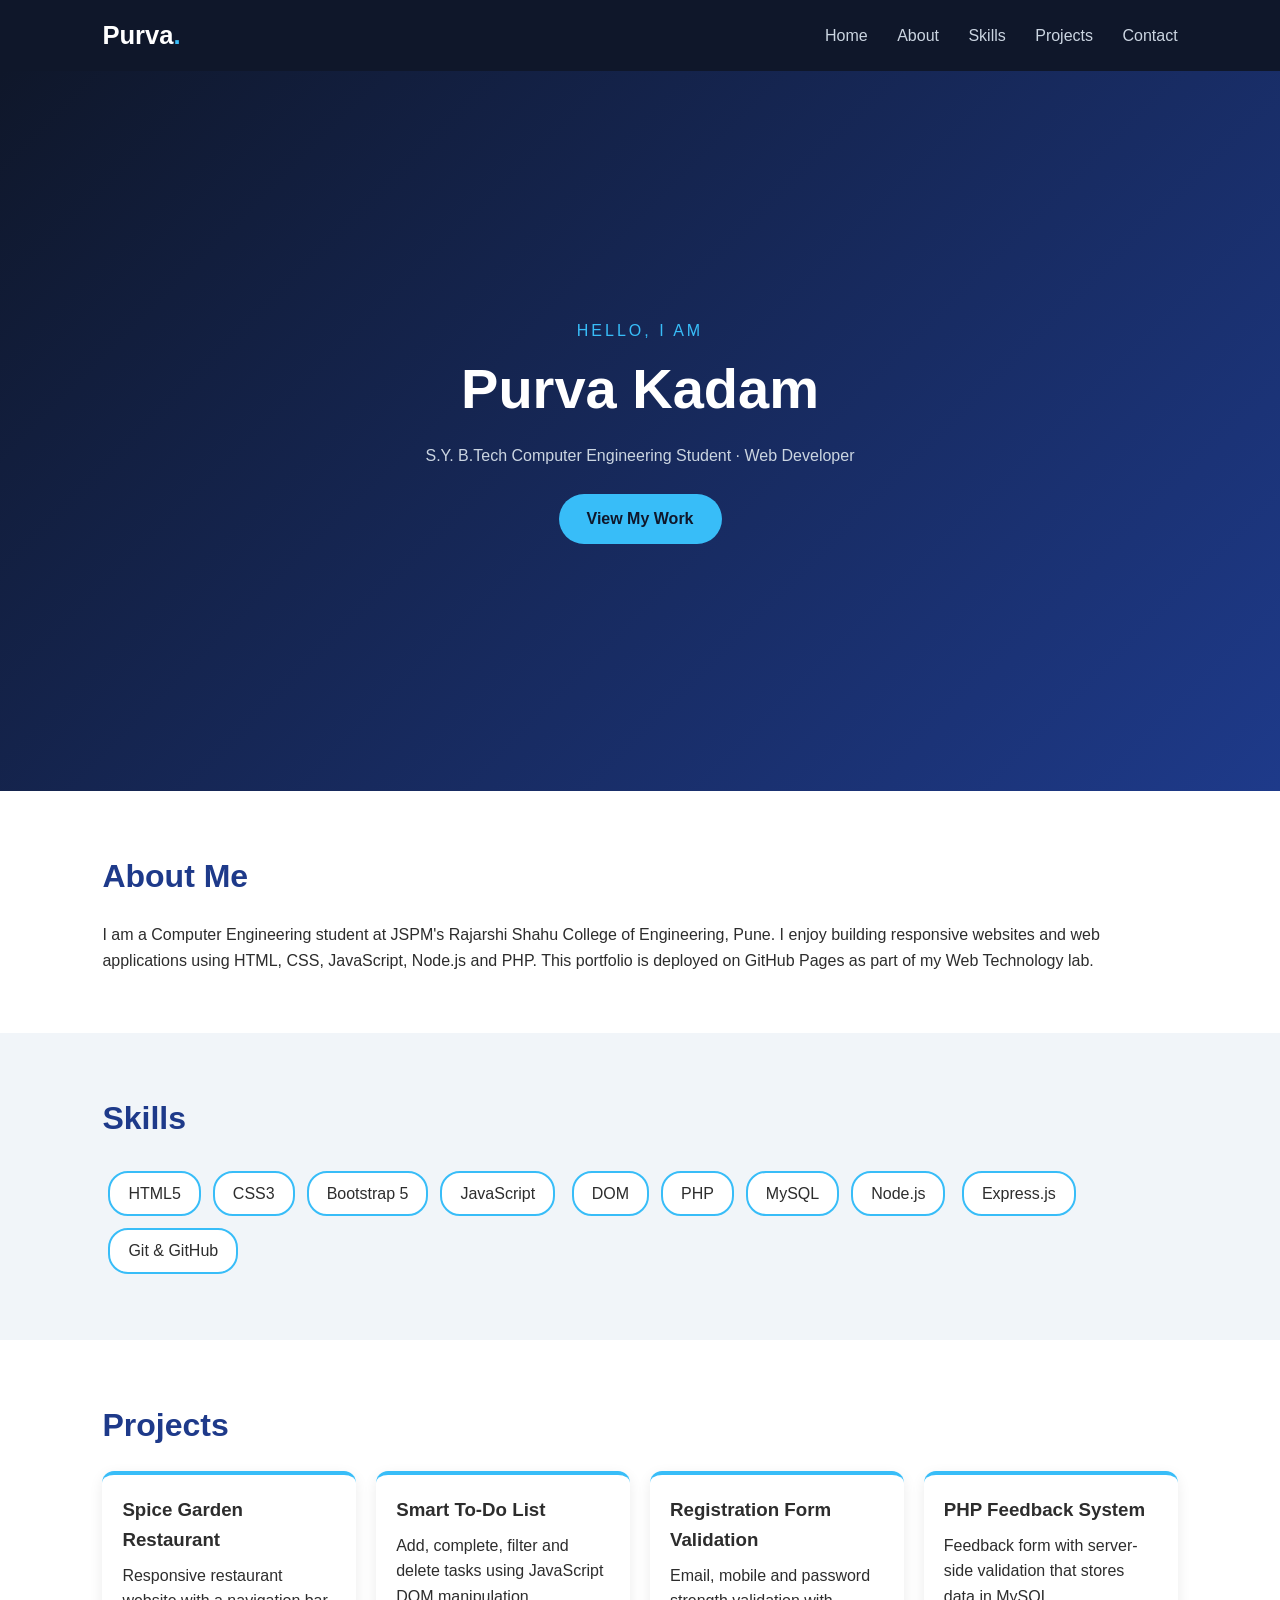
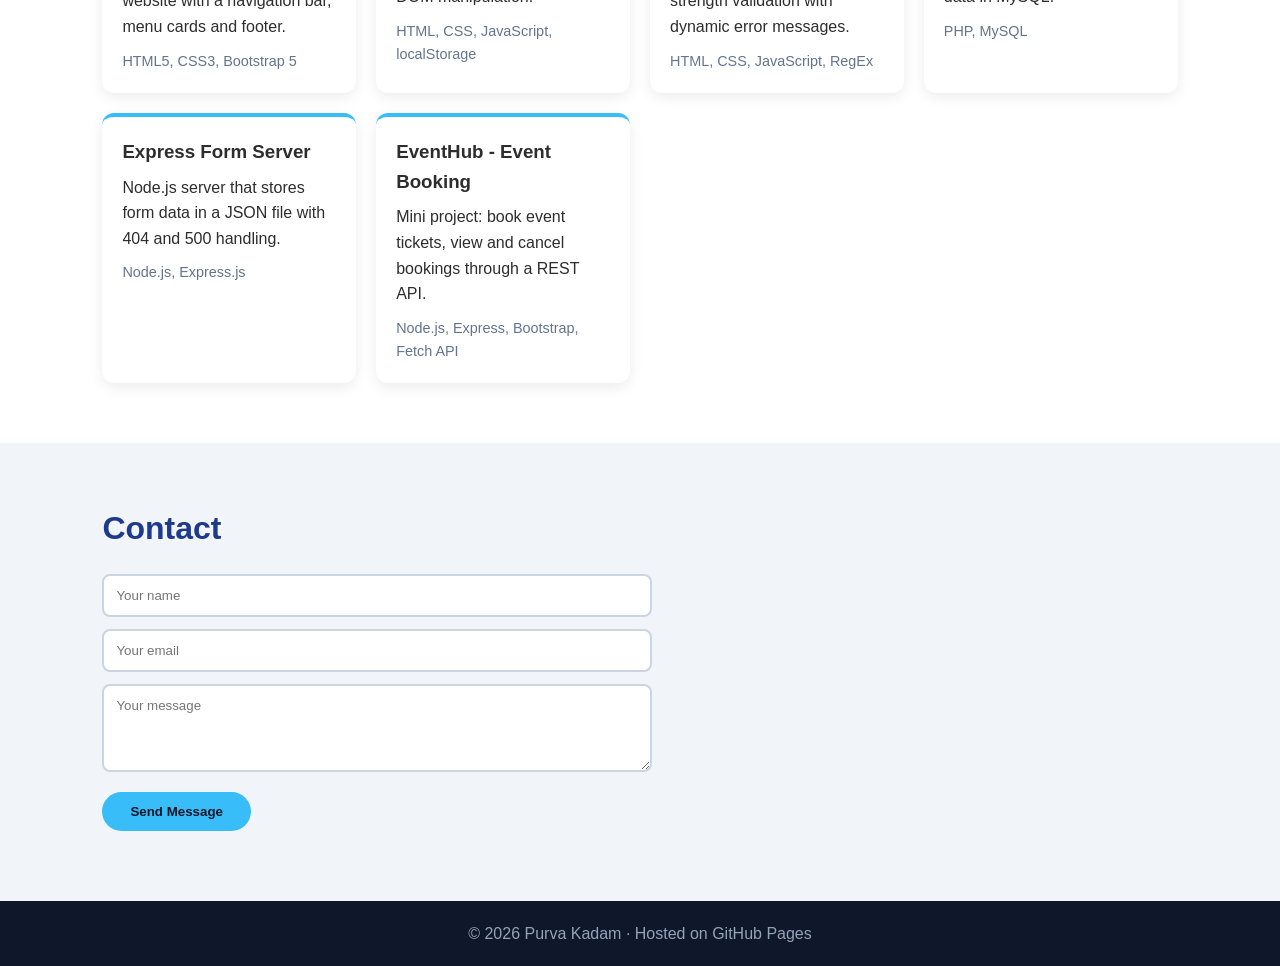
<file: index.html>
<!DOCTYPE html>
<html lang="en">
<head>
    <meta charset="UTF-8">
    <meta name="viewport" content="width=device-width, initial-scale=1.0">
    <title>Purva Kadam | Student Portfolio</title>
    <link rel="stylesheet" href="style.css">
</head>
<body>

<header class="navbar">
    <a href="#home" class="logo">Purva<span>.</span></a>
    <button class="menu-btn" id="menuBtn" aria-label="Open menu">&#9776;</button>
    <nav id="navLinks">
        <a href="#home">Home</a>
        <a href="#about">About</a>
        <a href="#skills">Skills</a>
        <a href="#projects">Projects</a>
        <a href="#contact">Contact</a>
    </nav>
</header>

<section id="home" class="hero">
    <p class="hello">Hello, I am</p>
    <h1>Purva Kadam</h1>
    <p class="role">S.Y. B.Tech Computer Engineering Student &middot; Web Developer</p>
    <a href="#projects" class="btn">View My Work</a>
</section>

<section id="about" class="section">
    <h2>About Me</h2>
    <p>I am a Computer Engineering student at JSPM's Rajarshi Shahu College of Engineering, Pune.
       I enjoy building responsive websites and web applications using HTML, CSS, JavaScript,
       Node.js and PHP. This portfolio is deployed on GitHub Pages as part of my Web Technology lab.</p>
</section>

<section id="skills" class="section alt">
    <h2>Skills</h2>
    <div class="skills">
        <span>HTML5</span><span>CSS3</span><span>Bootstrap 5</span><span>JavaScript</span>
        <span>DOM</span><span>PHP</span><span>MySQL</span><span>Node.js</span>
        <span>Express.js</span><span>Git &amp; GitHub</span>
    </div>
</section>

<section id="projects" class="section">
    <h2>Projects</h2>
    <!-- Project cards are loaded from projects.json using fetch() -->
    <div id="projectList" class="cards"><p class="loading">Loading projects...</p></div>
</section>

<section id="contact" class="section alt">
    <h2>Contact</h2>
    <form id="contactForm" novalidate>
        <input type="text" id="cName" placeholder="Your name">
        <input type="email" id="cEmail" placeholder="Your email">
        <textarea id="cMsg" rows="4" placeholder="Your message"></textarea>
        <button type="submit" class="btn">Send Message</button>
        <p id="formStatus"></p>
    </form>
</section>

<footer>
    <p>&copy; 2026 Purva Kadam &middot; Hosted on GitHub Pages</p>
</footer>

<script src="script.js"></script>
</body>
</html>
</file>
<file: style.css>
* {
    box-sizing: border-box;
    margin: 0;
    padding: 0;
}

html {
    scroll-behavior: smooth;
}

body {
    font-family: "Segoe UI", Arial, sans-serif;
    color: #2d2d2d;
    line-height: 1.6;
}

/* ---------- Navigation ---------- */
.navbar {
    position: sticky;
    top: 0;
    z-index: 10;
    display: flex;
    justify-content: space-between;
    align-items: center;
    padding: 15px 8%;
    background: #0f172a;
}

.logo {
    color: #fff;
    font-size: 1.6rem;
    font-weight: 700;
    text-decoration: none;
}

.logo span {
    color: #38bdf8;
}

nav a {
    color: #cbd5e1;
    text-decoration: none;
    margin-left: 25px;
}

nav a:hover {
    color: #38bdf8;
}

.menu-btn {
    display: none;
    background: none;
    border: none;
    color: #fff;
    font-size: 1.8rem;
    cursor: pointer;
}

/* ---------- Hero ---------- */
.hero {
    min-height: 80vh;
    display: flex;
    flex-direction: column;
    justify-content: center;
    align-items: center;
    text-align: center;
    padding: 40px 20px;
    background: linear-gradient(135deg, #0f172a, #1e3a8a);
    color: #fff;
}

.hero h1 {
    font-size: 3.5rem;
}

.hello {
    color: #38bdf8;
    letter-spacing: 3px;
    text-transform: uppercase;
}

.role {
    color: #cbd5e1;
    margin: 10px 0 25px;
}

.btn {
    display: inline-block;
    padding: 12px 28px;
    background: #38bdf8;
    color: #0f172a;
    border: none;
    border-radius: 30px;
    font-weight: 600;
    text-decoration: none;
    cursor: pointer;
}

/* ---------- Sections ---------- */
.section {
    padding: 60px 8%;
}

.section.alt {
    background: #f1f5f9;
}

.section h2 {
    color: #1e3a8a;
    margin-bottom: 20px;
    font-size: 2rem;
}

.skills span {
    display: inline-block;
    padding: 8px 18px;
    margin: 6px;
    background: #fff;
    border: 2px solid #38bdf8;
    border-radius: 20px;
}

/* CSS Grid for project cards */
.cards {
    display: grid;
    grid-template-columns: repeat(auto-fit, minmax(250px, 1fr));
    gap: 20px;
}

.card {
    padding: 20px;
    border-radius: 12px;
    background: #fff;
    box-shadow: 0 4px 14px rgba(0, 0, 0, 0.08);
    border-top: 4px solid #38bdf8;
}

.card h3 {
    margin-bottom: 8px;
}

.card .tech {
    color: #64748b;
    font-size: 0.9rem;
    margin-top: 10px;
}

.error-box {
    padding: 15px;
    background: #fee2e2;
    color: #991b1b;
    border-radius: 8px;
}

/* ---------- Contact form ---------- */
form {
    max-width: 550px;
}

form input,
form textarea {
    width: 100%;
    padding: 12px;
    margin-bottom: 12px;
    border: 2px solid #cbd5e1;
    border-radius: 8px;
    font-family: inherit;
}

#formStatus {
    margin-top: 10px;
    font-weight: 600;
}

footer {
    text-align: center;
    padding: 20px;
    background: #0f172a;
    color: #94a3b8;
}

/* ---------- Responsive (Media Queries) ---------- */
@media (max-width: 768px) {
    .menu-btn {
        display: block;
    }

    nav {
        display: none;
        position: absolute;
        top: 64px;
        left: 0;
        right: 0;
        flex-direction: column;
        background: #0f172a;
        padding: 10px 0;
    }

    nav.open {
        display: flex;
    }

    nav a {
        margin: 10px 8%;
    }

    .hero h1 {
        font-size: 2.4rem;
    }
}
</file>
